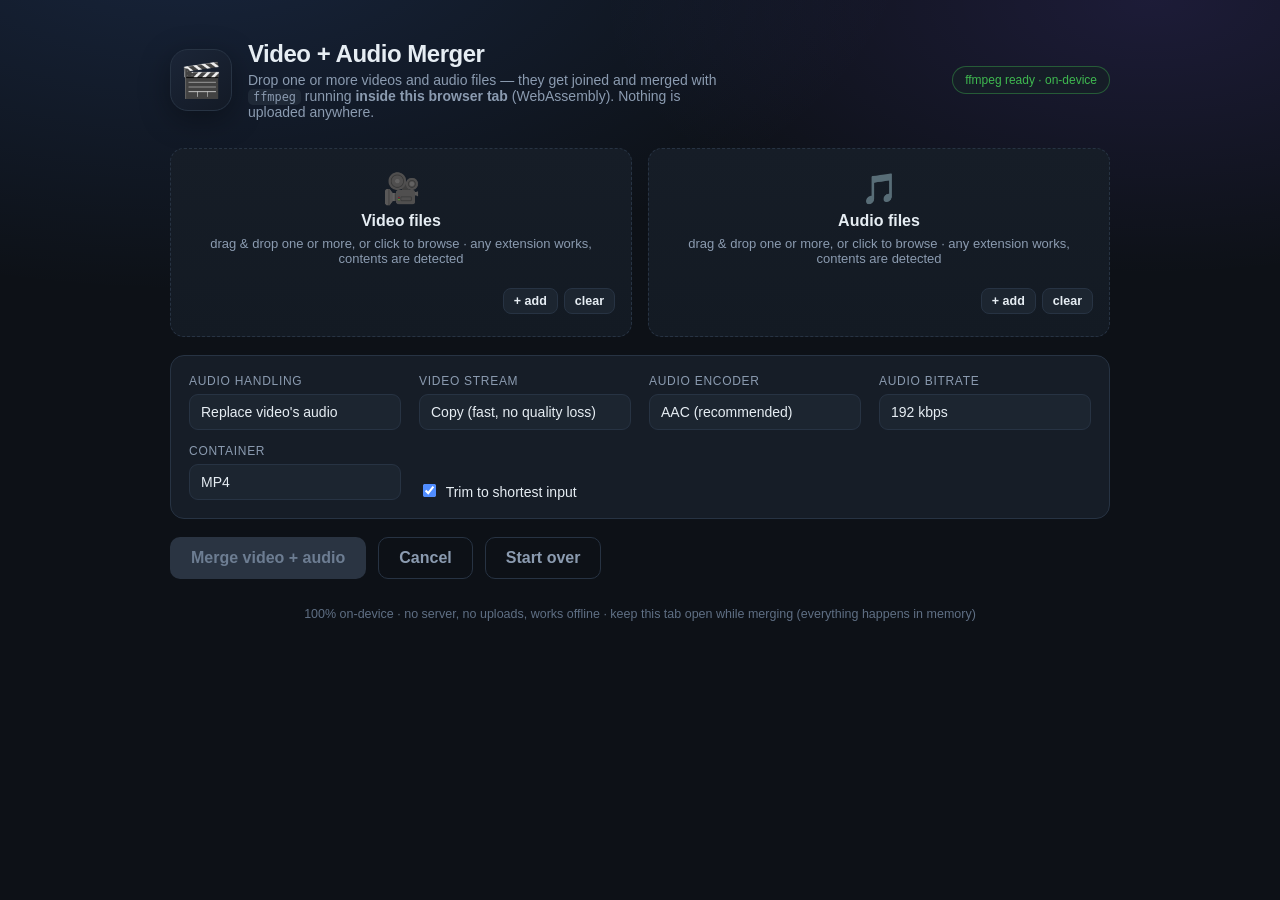
<file: index.html>
<!DOCTYPE html>
<html lang="en">
<head>
<meta charset="utf-8">
<meta name="viewport" content="width=device-width, initial-scale=1">
<title>Video + Audio Merger (in your browser)</title>
<link rel="stylesheet" href="style.css">
</head>
<body>
<div class="app">
  <header class="hero">
    <div class="logo">🎬</div>
    <div>
      <h1>Video + Audio Merger</h1>
      <p class="sub">Drop one or more videos and audio files &mdash; they get joined and merged with <code>ffmpeg</code> running <b>inside this browser tab</b> (WebAssembly). Nothing is uploaded anywhere.</p>
    </div>
    <div id="health" class="pill" title="ffmpeg core status">loading ffmpeg core&hellip;</div>
  </header>

  <section class="drops">
    <div class="dropzone" id="zone-video" tabindex="0" role="button" aria-label="Add video files">
      <input type="file" id="file-video" accept="video/*,audio/*,.mkv,.mka,.m4a,.m4v,.flac,.opus,.oga,.aac,.ts,.m2ts,.mts,.mov,.avi,.wmv,.3gp,.webm,.ogv" multiple hidden>
      <div class="dz-empty">
        <div class="dz-icon">🎥</div>
        <div class="dz-title">Video files</div>
        <div class="dz-hint">drag &amp; drop one or more, or click to browse · any extension works, contents are detected</div>
      </div>
      <ul class="filelist" id="list-video" hidden></ul>
      <div class="dz-foot" id="foot-video" hidden>
        <span class="dz-total" id="total-video"></span>
        <span class="dz-buttons">
          <button type="button" class="mini" id="add-video">+ add</button>
          <button type="button" class="mini danger" id="clear-video">clear</button>
        </span>
      </div>
    </div>

    <div class="dropzone" id="zone-audio" tabindex="0" role="button" aria-label="Add audio files">
      <input type="file" id="file-audio" accept="video/*,audio/*,.mkv,.mka,.m4a,.m4v,.flac,.opus,.oga,.aac,.ts,.m2ts,.mts,.mov,.avi,.wmv,.3gp,.webm,.ogv" multiple hidden>
      <div class="dz-empty">
        <div class="dz-icon">🎵</div>
        <div class="dz-title">Audio files</div>
        <div class="dz-hint">drag &amp; drop one or more, or click to browse · any extension works, contents are detected</div>
      </div>
      <ul class="filelist" id="list-audio" hidden></ul>
      <div class="dz-foot" id="foot-audio" hidden>
        <span class="dz-total" id="total-audio"></span>
        <span class="dz-buttons">
          <button type="button" class="mini" id="add-audio">+ add</button>
          <button type="button" class="mini danger" id="clear-audio">clear</button>
        </span>
      </div>
    </div>
  </section>

  <div class="note" id="note" hidden></div>

  <section class="panel options">
    <div class="field">
      <span class="label">Audio handling</span>
      <select id="mode">
        <option value="replace" selected>Replace video's audio</option>
        <option value="mix">Mix with existing audio</option>
      </select>
    </div>

    <div class="field">
      <span class="label">Video stream</span>
      <select id="videoCodec">
        <option value="copy" selected>Copy (fast, no quality loss)</option>
        <option value="x264">Re-encode H.264 (fixes odd formats)</option>
      </select>
    </div>

    <div class="field">
      <span class="label">Audio encoder</span>
      <select id="audioCodec">
        <option value="aac" selected>AAC (recommended)</option>
        <option value="copy">Copy from audio file (fast)</option>
      </select>
    </div>

    <div class="field">
      <span class="label">Audio bitrate</span>
      <select id="audioBitrate">
        <option value="128k">128 kbps</option>
        <option value="192k" selected>192 kbps</option>
        <option value="256k">256 kbps</option>
        <option value="320k">320 kbps</option>
      </select>
    </div>

    <div class="field">
      <span class="label">Container</span>
      <select id="container">
        <option value="mp4" selected>MP4</option>
        <option value="mkv">MKV</option>
      </select>
    </div>

    <div class="field check">
      <label><input type="checkbox" id="shortest" checked> Trim to shortest input</label>
    </div>
  </section>

  <section class="actions">
    <button id="merge" class="primary" disabled>Merge video + audio</button>
    <button id="cancel" class="ghost" hidden>Cancel</button>
    <button id="reset" class="ghost" hidden>Start over</button>
  </section>

  <section class="panel result" id="result" hidden>
    <div class="result-head">
      <span class="badge" id="status-badge">queued</span>
      <span class="elapsed" id="elapsed"></span>
    </div>

    <div class="bar" id="bar">
      <div class="bar-fill" id="bar-fill" style="width:0%"></div>
    </div>
    <div class="bar-meta">
      <span id="progress-text">waiting…</span>
      <span id="speed"></span>
    </div>

    <div class="media-info" id="media-info" hidden>
      <div class="mi" id="mi-video"></div>
      <div class="mi" id="mi-audio"></div>
    </div>

    <div class="errbox" id="errbox" hidden></div>

    <div class="dl" id="dl" hidden>
      <a id="dl-link" class="primary" download>⬇ Download merged video</a>
      <span class="muted" id="dl-hint"></span>
    </div>

    <details id="logbox" hidden>
      <summary>ffmpeg output</summary>
      <pre id="log"></pre>
    </details>
  </section>

  <footer>
    <span>100% on-device · no server, no uploads, works offline · keep this tab open while merging (everything happens in memory)</span>
  </footer>
</div>
<script src="vendor/ffmpeg.js"></script>
<script src="app.js"></script>
</body>
</html>
</file>
<file: style.css>
:root {
  --bg: #0d1117;
  --bg-soft: #131a23;
  --panel: #161d27;
  --panel-2: #1c2530;
  --border: #273343;
  --text: #e6edf3;
  --muted: #8b9bb0;
  --accent: #4f8cff;
  --accent-2: #7c5cff;
  --ok: #3fb950;
  --warn: #d29922;
  --err: #f85149;
  --radius: 14px;
}

* { box-sizing: border-box; }

html, body {
  margin: 0;
  padding: 0;
  background:
    radial-gradient(1200px 600px at 15% -10%, rgba(79, 140, 255, .16), transparent 60%),
    radial-gradient(1000px 500px at 90% 0%, rgba(124, 92, 255, .14), transparent 55%),
    var(--bg);
  color: var(--text);
  font-family: -apple-system, BlinkMacSystemFont, "Segoe UI", Roboto, Helvetica, Arial, sans-serif;
  min-height: 100%;
}

code { font-family: ui-monospace, SFMono-Regular, Menlo, monospace; background: #1f2937; padding: 1px 5px; border-radius: 5px; font-size: .85em; }

.app {
  max-width: 980px;
  margin: 0 auto;
  padding: 40px 20px 60px;
}

/* ---------- hero ---------- */
.hero {
  display: flex;
  align-items: center;
  gap: 16px;
  margin-bottom: 28px;
}
.logo {
  font-size: 34px;
  width: 62px;
  height: 62px;
  display: grid;
  place-items: center;
  border-radius: 18px;
  background: linear-gradient(145deg, #1b2537, #131a26);
  border: 1px solid var(--border);
  box-shadow: 0 8px 30px rgba(0, 0, 0, .35);
  flex: none;
}
.hero h1 { font-size: 24px; margin: 0 0 4px; letter-spacing: -.02em; }
.sub { margin: 0; color: var(--muted); font-size: 14px; max-width: 62ch; }
.pill {
  margin-left: auto;
  font-size: 12px;
  padding: 6px 12px;
  border-radius: 999px;
  border: 1px solid var(--border);
  background: var(--panel);
  color: var(--muted);
  white-space: nowrap;
}
.pill.ok { color: var(--ok); border-color: rgba(63, 185, 80, .4); }
.pill.bad { color: var(--err); border-color: rgba(248, 81, 73, .4); }

/* ---------- dropzones ---------- */
.drops {
  display: grid;
  grid-template-columns: 1fr 1fr;
  gap: 16px;
}
@media (max-width: 700px) { .drops { grid-template-columns: 1fr; } }

.dropzone {
  position: relative;
  display: flex;
  flex-direction: column;
  align-items: center;
  justify-content: center;
  gap: 6px;
  padding: 22px 16px;
  min-height: 168px;
  text-align: center;
  border: 1.5px dashed var(--border);
  border-radius: var(--radius);
  background: linear-gradient(180deg, var(--panel), var(--bg-soft));
  cursor: pointer;
  transition: border-color .15s, background .15s, transform .1s;
}
.dropzone:hover { border-color: #3a4a61; }
.dropzone.drag {
  border-color: var(--accent);
  background: linear-gradient(180deg, #17233a, #121a28);
  transform: translateY(-1px);
}
.dropzone:focus-visible { outline: 2px solid rgba(79, 140, 255, .5); outline-offset: 2px; }
.dropzone.filled { border-style: solid; border-color: rgba(79, 140, 255, .55); cursor: default; }
.dz-empty { display: flex; flex-direction: column; align-items: center; gap: 6px; }
.dz-icon { font-size: 30px; filter: grayscale(.2); }
.dz-title { font-weight: 600; }
.dz-hint { color: var(--muted); font-size: 13px; }

/* ---------- file lists ---------- */
.filelist {
  list-style: none;
  margin: 0;
  padding: 0;
  width: 100%;
  display: flex;
  flex-direction: column;
  gap: 6px;
  text-align: left;
}
.file-row {
  display: flex;
  align-items: center;
  gap: 8px;
  padding: 7px 9px;
  background: #101924;
  border: 1px solid var(--border);
  border-radius: 9px;
  font-size: 13px;
  cursor: default;
}
.file-row.dragging { opacity: .45; }
.file-row.over { border-color: var(--accent); box-shadow: inset 0 0 0 1px rgba(79, 140, 255, .6); }
.grip {
  cursor: grab;
  color: #566b85;
  user-select: none;
  font-size: 14px;
  line-height: 1;
  padding: 2px;
}
.grip:active { cursor: grabbing; }
.fname {
  flex: 1 1 auto;
  min-width: 0;
  overflow: hidden;
  text-overflow: ellipsis;
  white-space: nowrap;
}
.fsize { color: var(--muted); font-variant-numeric: tabular-nums; flex: none; }
.rm {
  flex: none;
  border: none;
  background: transparent;
  color: #6d7d92;
  font-size: 16px;
  line-height: 1;
  padding: 2px 6px;
  border-radius: 6px;
  cursor: pointer;
}
.rm:hover { color: var(--err); background: rgba(248, 81, 73, .12); }

.dz-foot {
  width: 100%;
  display: flex;
  align-items: center;
  justify-content: space-between;
  gap: 8px;
  margin-top: 10px;
}
.dz-total { color: var(--muted); font-size: 12.5px; }
.dz-buttons { display: flex; gap: 6px; }
.mini {
  font: inherit;
  font-size: 12.5px;
  font-weight: 600;
  padding: 5px 10px;
  border-radius: 8px;
  border: 1px solid var(--border);
  background: var(--panel-2);
  color: var(--text);
  cursor: pointer;
}
.mini:hover { border-color: #3a4a61; }
.mini.danger:hover { color: var(--err); border-color: rgba(248, 81, 73, .5); }

.note {
  margin-top: 14px;
  padding: 9px 13px;
  border-radius: 10px;
  font-size: 13px;
  background: rgba(210, 153, 34, .12);
  border: 1px solid rgba(210, 153, 34, .4);
  color: #e8c66a;
}

/* ---------- panels & options ---------- */
.panel {
  margin-top: 18px;
  background: var(--panel);
  border: 1px solid var(--border);
  border-radius: var(--radius);
  padding: 18px;
}
.options {
  display: grid;
  grid-template-columns: repeat(auto-fit, minmax(200px, 1fr));
  gap: 14px 18px;
}
.field { display: flex; flex-direction: column; gap: 6px; }
.field .label { font-size: 12px; text-transform: uppercase; letter-spacing: .06em; color: var(--muted); }
.field .label b { color: var(--text); text-transform: none; letter-spacing: 0; }
select, input[type="text"] {
  appearance: none;
  background: var(--panel-2);
  color: var(--text);
  border: 1px solid var(--border);
  border-radius: 9px;
  padding: 9px 11px;
  font-size: 14px;
  width: 100%;
}
select:focus { outline: 2px solid rgba(79, 140, 255, .45); outline-offset: 1px; }
input[type="range"] { width: 100%; accent-color: var(--accent); }
.field.check { justify-content: flex-end; font-size: 14px; }
.field.check input { accent-color: var(--accent); margin-right: 6px; }

/* ---------- buttons ---------- */
.actions { display: flex; gap: 12px; margin-top: 18px; }
button, .primary {
  font: inherit;
  font-weight: 600;
  border-radius: 10px;
  border: 1px solid transparent;
  padding: 11px 20px;
  cursor: pointer;
  transition: transform .08s, filter .15s, opacity .15s;
  text-decoration: none;
  display: inline-flex;
  align-items: center;
  gap: 8px;
}
button:active, .primary:active { transform: translateY(1px); }
button.primary, a.primary {
  background: linear-gradient(135deg, var(--accent), var(--accent-2));
  color: #fff;
  box-shadow: 0 8px 24px rgba(79, 140, 255, .25);
}
button.primary:disabled, .primary:disabled {
  background: #2a3442;
  color: #6d7d92;
  box-shadow: none;
  cursor: not-allowed;
}
button.ghost {
  background: transparent;
  color: var(--muted);
  border-color: var(--border);
}
button.ghost:hover { color: var(--text); border-color: #3a4a61; }

/* ---------- result ---------- */
.result-head { display: flex; align-items: center; gap: 10px; margin-bottom: 12px; }
.badge {
  font-size: 12px;
  font-weight: 700;
  text-transform: uppercase;
  letter-spacing: .07em;
  padding: 4px 10px;
  border-radius: 999px;
  background: #22303f;
  color: #9fb2c9;
}
.badge.running { background: rgba(79, 140, 255, .18); color: #8fb8ff; }
.badge.done { background: rgba(63, 185, 80, .18); color: #7ee08a; }
.badge.error { background: rgba(248, 81, 73, .18); color: #ff9d97; }
.elapsed { margin-left: auto; color: var(--muted); font-size: 13px; font-variant-numeric: tabular-nums; }

.bar {
  height: 10px;
  border-radius: 999px;
  background: #0f1620;
  border: 1px solid var(--border);
  overflow: hidden;
}
.bar-fill {
  height: 100%;
  width: 0;
  border-radius: 999px;
  background: linear-gradient(90deg, var(--accent), var(--accent-2));
  transition: width .3s ease;
}
.bar.indeterminate .bar-fill {
  width: 35% !important;
  animation: slide 1.2s ease-in-out infinite;
  transition: none;
}
@keyframes slide {
  0% { margin-left: -35%; }
  100% { margin-left: 100%; }
}
.bar-meta {
  display: flex;
  justify-content: space-between;
  font-size: 13px;
  color: var(--muted);
  margin-top: 8px;
  font-variant-numeric: tabular-nums;
}

.media-info {
  display: grid;
  grid-template-columns: 1fr 1fr;
  gap: 10px;
  margin-top: 14px;
}
@media (max-width: 700px) { .media-info { grid-template-columns: 1fr; } }
.mi {
  font-size: 13px;
  color: var(--muted);
  background: var(--panel-2);
  border: 1px solid var(--border);
  border-radius: 10px;
  padding: 10px 12px;
}
.mi b { color: var(--text); }

.errbox {
  margin-top: 14px;
  padding: 12px 14px;
  border-radius: 10px;
  background: rgba(248, 81, 73, .1);
  border: 1px solid rgba(248, 81, 73, .35);
  color: #ffb4af;
  font-size: 14px;
  white-space: pre-wrap;
}

.dl { display: flex; align-items: center; gap: 12px; margin-top: 16px; flex-wrap: wrap; }
.muted { color: var(--muted); font-size: 13px; }

details { margin-top: 14px; }
summary { cursor: pointer; color: var(--muted); font-size: 13px; }
pre {
  margin: 10px 0 0;
  padding: 12px;
  background: #0b1017;
  border: 1px solid var(--border);
  border-radius: 10px;
  font-size: 12px;
  line-height: 1.5;
  max-height: 240px;
  overflow: auto;
  white-space: pre-wrap;
  color: #b9c7d8;
}

footer {
  margin-top: 28px;
  text-align: center;
  color: #5f6f84;
  font-size: 12.5px;
}
</file>
